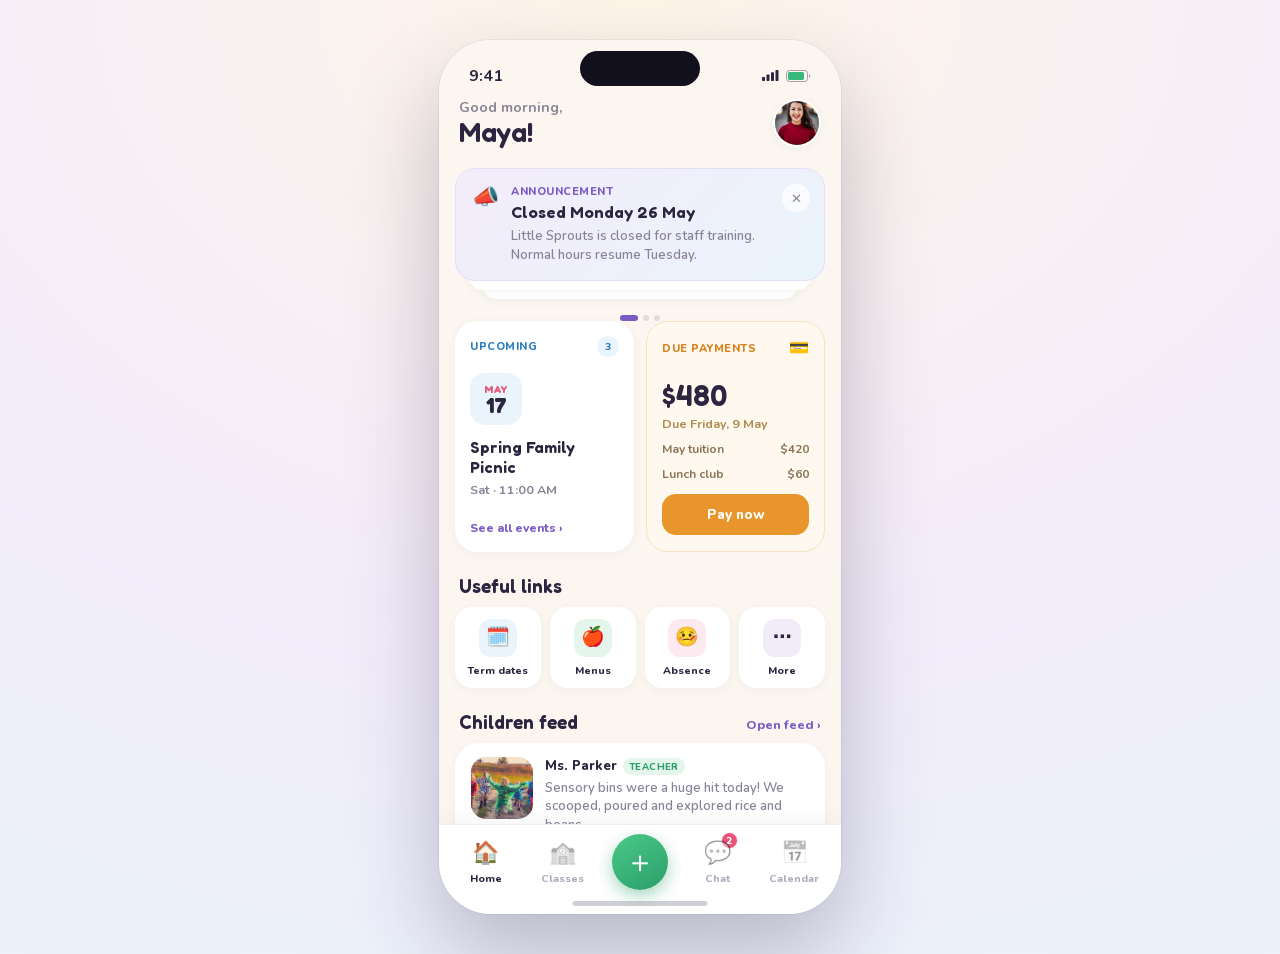
<file: public/dashboard.html>
<!DOCTYPE html>
<html lang="en">
<head>
<meta charset="utf-8">
<meta name="viewport" content="width=device-width, initial-scale=1">
<title>Sprout · Dashboard</title>
<link rel="stylesheet" href="fonts/fonts.css">
<style>
/* ---------------------------------------------------------------------------
   Design tokens — lifted from the Sprout app so this screen sits alongside it.
   The app itself hardcodes these hex values inline (it is generated output);
   naming them here is what makes this file a starting point rather than a copy.
--------------------------------------------------------------------------- */
:root {
  --ink:          #2B2540;   /* primary text, icons                */
  --ink-2:        #8A8398;   /* secondary text                     */
  --ink-3:        #B0A9BE;   /* labels, muted meta                 */
  --surface:      #FFFFFF;   /* cards                              */
  --app-bg:       #FBF7F0;   /* screen behind the cards            */
  --line:         #ECE7F3;   /* hairline borders                   */
  --line-soft:    #F1EEF6;

  --violet:       #7B5BC4;   /* primary accent                     */
  --violet-soft:  #F1ECF7;
  --green:        #2A9E68;   /* success, money in                  */
  --green-lift:   #4BC98A;
  --green-soft:   #E4F5EC;
  --blue:         #2C7DBE;   /* events                             */
  --blue-soft:    #EAF4FC;
  --amber:        #D8801E;   /* fees, attention                    */
  --amber-mid:    #E8952B;
  --amber-soft:   #FFF8EE;
  --amber-line:   #F6E2C0;
  --pink:         #E8557A;   /* dates, unread badges               */
  --pink-soft:    #FDE9F0;

  --r-lg: 24px;  --r-md: 20px;  --r-sm: 14px;
  --shadow-card: 0 2px 10px rgba(43,37,64,0.05);
  --shadow-pop:  0 10px 34px rgba(43,37,64,0.16), 0 0 0 1px rgba(43,37,64,0.04);

  --display: 'Fredoka', system-ui, sans-serif;
  --body:    'Nunito', system-ui, sans-serif;
}

* { margin: 0; padding: 0; box-sizing: border-box; -webkit-font-smoothing: antialiased; }

body {
  font-family: var(--body);
  color: var(--ink);
  background: radial-gradient(120% 120% at 50% 0%, #FFF6E9 0%, #F3ECFB 55%, #E9F3FB 100%);
  min-height: 100vh;
  display: flex; align-items: center; justify-content: center;
  padding: 40px 20px;
}

/* --- device frame ------------------------------------------------------- */
/* Mirrors the prototype's 402x874 phone. Below 520px the frame drops away
   and the screen goes edge to edge, so this is usable on a real phone too. */
.device {
  position: relative;
  width: 402px; height: 874px;
  background: var(--app-bg);
  border-radius: 52px; overflow: hidden;
  box-shadow: 0 40px 90px rgba(43,37,64,0.28), 0 0 0 1px rgba(43,37,64,0.06);
  display: flex; flex-direction: column;
}
.island {
  position: absolute; top: 11px; left: 50%; transform: translateX(-50%);
  width: 120px; height: 35px; border-radius: 22px; background: #12101C; z-index: 60;
}
.statusbar {
  position: absolute; top: 0; left: 0; right: 0; height: 52px; z-index: 55;
  display: flex; align-items: center; justify-content: space-between;
  padding: 19px 30px 0; font-size: 16px; font-weight: 700;
}
.statusbar .icons { display: flex; align-items: center; gap: 6px; }

@media (max-width: 520px) {
  body { padding: 0; align-items: stretch; }
  .device { width: 100%; height: 100vh; border-radius: 0; box-shadow: none; }
}

/* --- header ------------------------------------------------------------- */
.header {
  flex-shrink: 0; padding: 58px 20px 14px;
  background: var(--app-bg); z-index: 20;
  display: flex; align-items: center; justify-content: space-between; gap: 10px;
}
.greeting { font-size: 14px; font-weight: 700; color: var(--ink-2); }
.header h1 { font-family: var(--display); font-weight: 600; font-size: 27px; line-height: 1.15; }
.avatar {
  width: 48px; height: 48px; border-radius: 50%; object-fit: cover;
  border: 2px solid var(--surface); box-shadow: var(--shadow-card); flex-shrink: 0;
}

/* --- scrolling feed ----------------------------------------------------- */
.feed { flex: 1; overflow-y: auto; padding: 6px 16px 22px; }
.feed::-webkit-scrollbar { width: 0; }

.section-label {
  display: flex; align-items: baseline; justify-content: space-between;
  margin: 22px 4px 10px;
}
.section-label h2 { font-family: var(--display); font-weight: 600; font-size: 19px; }
.section-label a { color: var(--violet); text-decoration: none; font-size: 12.5px; font-weight: 800; }

.eyebrow { font-size: 11px; font-weight: 800; text-transform: uppercase; letter-spacing: 0.5px; }
.meta    { font-size: 12.5px; font-weight: 700; color: var(--ink-2); }

.btn {
  border: none; cursor: pointer; border-radius: var(--r-sm); padding: 11px 14px;
  font-family: var(--body); font-weight: 800; font-size: 13.5px;
  display: flex; align-items: center; justify-content: center; gap: 6px;
}
.btn-amber { background: var(--amber-mid); color: #fff; }
.dismiss {
  width: 28px; height: 28px; border-radius: 50%; border: none; cursor: pointer;
  font-size: 13px; display: flex; align-items: center; justify-content: center;
  flex-shrink: 0; background: rgba(255,255,255,0.7); color: var(--ink-2);
}

/* === 1 — ANNOUNCEMENT STACK ============================================== */
/* One card at a time; the layers peeking out below stand for the ones queued
   behind it, and retract as the queue empties. */
.stack { position: relative; margin-bottom: 8px; }
.peek {
  position: absolute; left: 13px; right: 13px; bottom: -9px; height: 30px;
  background: var(--surface); border-radius: var(--r-md);
  box-shadow: var(--shadow-card); z-index: 1;
}
.peek.is-second { left: 27px; right: 27px; bottom: -18px; }

.ann {
  position: relative; z-index: 3;
  background: linear-gradient(135deg, #F3ECFB, #EAF4FC);
  border: 1.5px solid #E6DEF6; border-radius: var(--r-md);
  padding: 15px 14px 15px 16px;
  display: flex; gap: 12px; align-items: flex-start;
}
.ann .glyph { font-size: 22px; line-height: 1.2; flex-shrink: 0; }
.ann .eyebrow { color: var(--violet); }
.ann h3 { font-family: var(--display); font-weight: 600; font-size: 16.5px; margin-top: 3px; line-height: 1.3; }
.ann p  { font-size: 13px; font-weight: 600; color: var(--ink-2); margin-top: 4px; line-height: 1.45; }
.dots { display: flex; gap: 5px; justify-content: center; padding: 26px 0 0; }
.dot { width: 6px; height: 6px; border-radius: 50%; background: var(--ink-3); opacity: 0.35; }
.dot.is-on { opacity: 1; background: var(--violet); width: 18px; border-radius: 3px; }

/* === 2 — TWO-UP: UPCOMING EVENTS / DUE PAYMENTS ========================== */
.two-up { display: grid; grid-template-columns: 1fr 1fr; gap: 12px; }
.tile {
  border-radius: 22px; padding: 15px 15px 16px; min-height: 208px;
  display: flex; flex-direction: column; text-decoration: none; color: var(--ink);
  transition: transform 0.12s ease, box-shadow 0.12s ease;
}
.tile:hover { transform: translateY(-2px); }
.tile-events  { background: var(--surface); box-shadow: var(--shadow-card); }
.tile-payments{ background: var(--amber-soft); border: 1.5px solid var(--amber-line); }
.tile .head { display: flex; align-items: center; justify-content: space-between; gap: 8px; }
.tile-events .eyebrow   { color: var(--blue); }
.tile-payments .eyebrow { color: var(--amber); }
.count-chip {
  font-size: 10.5px; font-weight: 800; padding: 3px 8px; border-radius: 999px;
  background: var(--blue-soft); color: var(--blue);
}
.datechip {
  width: 52px; height: 52px; border-radius: 15px; background: var(--blue-soft);
  display: flex; flex-direction: column; align-items: center; justify-content: center;
  font-family: var(--display); margin: 16px 0 12px;
}
.datechip .mon { font-weight: 700; font-size: 10px; letter-spacing: 0.5px; color: var(--pink); text-transform: uppercase; }
.datechip .day { font-weight: 700; font-size: 21px; line-height: 1; }
.tile h3 { font-family: var(--display); font-weight: 600; font-size: 16px; line-height: 1.25; }
.tile .foot { margin-top: auto; padding-top: 12px; font-size: 12px; font-weight: 800; color: var(--violet); }

.amount { font-family: var(--display); font-weight: 600; font-size: 30px; margin: 18px 0 2px; }
.due { font-size: 12.5px; font-weight: 700; color: #B08A4E; }
.fee-line {
  display: flex; justify-content: space-between; gap: 8px; margin-top: 9px;
  font-size: 12px; font-weight: 700; color: #8A7658;
}
.tile-payments .btn { margin-top: auto; }

/* === 3 — USEFUL LINKS ==================================================== */
.links { display: grid; grid-template-columns: repeat(4, 1fr); gap: 9px; }
.link-tile {
  background: var(--surface); border-radius: 17px; padding: 12px 6px 11px;
  box-shadow: var(--shadow-card); text-decoration: none; color: var(--ink);
  display: flex; flex-direction: column; align-items: center; gap: 7px;
  transition: transform 0.12s ease, box-shadow 0.12s ease;
}
.link-tile:hover { transform: translateY(-2px); box-shadow: 0 6px 18px rgba(43,37,64,0.10); }
.link-tile .glyph {
  width: 38px; height: 38px; border-radius: 12px;
  display: flex; align-items: center; justify-content: center; font-size: 19px;
}
.link-tile span { font-size: 10.5px; font-weight: 800; text-align: center; line-height: 1.25; }

/* === 4 — EVENTS (wide) =================================================== */
.card { background: var(--surface); border-radius: var(--r-lg); box-shadow: var(--shadow-card); overflow: hidden; }
.event-row {
  display: flex; align-items: center; gap: 12px; padding: 13px 16px;
  text-decoration: none; color: var(--ink);
}
.event-row + .event-row { border-top: 1px solid var(--line-soft); }
.event-row:hover { background: #FCFAFF; }
.event-row .when {
  width: 46px; flex-shrink: 0; text-align: center; font-family: var(--display);
  border-radius: 13px; padding: 7px 0; background: var(--violet-soft);
}
.event-row .when .m { display: block; font-size: 9.5px; font-weight: 700; letter-spacing: 0.4px; color: var(--pink); text-transform: uppercase; }
.event-row .when .d { display: block; font-size: 18px; font-weight: 700; line-height: 1.05; }
.event-row .title { font-family: var(--display); font-weight: 600; font-size: 15px; }
.event-row .chev { color: var(--ink-3); font-size: 18px; }

/* === 5 — CHILDREN FEED (wide) ============================================ */
.post { display: flex; gap: 12px; padding: 14px 16px; }
.post + .post { border-top: 1px solid var(--line-soft); }
.post img.thumb { width: 62px; height: 62px; border-radius: 15px; object-fit: cover; flex-shrink: 0; }
.post .who { display: flex; align-items: center; gap: 6px; }
.post .who .name { font-size: 13px; font-weight: 800; }
.post .who .tag {
  font-size: 9.5px; font-weight: 800; text-transform: uppercase; letter-spacing: 0.4px;
  padding: 2px 6px; border-radius: 999px; background: var(--green-soft); color: var(--green);
}
.post p { font-size: 13px; font-weight: 600; color: var(--ink-2); margin-top: 4px; line-height: 1.4; }
.post .time { font-size: 11px; font-weight: 700; color: var(--ink-3); margin-top: 5px; }

/* --- tab bar ------------------------------------------------------------ */
.tabbar {
  flex-shrink: 0; background: var(--surface); border-top: 1px solid var(--line-soft);
  padding: 9px 8px 24px; display: flex; align-items: flex-end;
  box-shadow: 0 -4px 20px rgba(43,37,64,0.05); z-index: 25;
}
.tab {
  flex: 1; background: none; border: none; cursor: pointer; padding: 4px 0;
  display: flex; flex-direction: column; align-items: center; gap: 3px;
  font-family: var(--body); font-weight: 800; font-size: 10.5px; color: var(--ink-3);
  text-decoration: none; position: relative;
}
.tab .ico { font-size: 22px; filter: grayscale(1) opacity(0.45); }
.tab.is-active { color: var(--ink); }
.tab.is-active .ico { filter: none; }
.tab .badge {
  position: absolute; top: -2px; right: 18px; min-width: 17px; height: 17px; padding: 0 4px;
  border-radius: 9px; background: var(--pink); color: #fff; font-size: 10px; font-weight: 800;
  border: 1.5px solid var(--surface); display: flex; align-items: center; justify-content: center;
}
.tab-fab {
  width: 56px; height: 56px; border-radius: 50%; margin-top: -22px;
  background: linear-gradient(150deg, var(--green-lift), var(--green));
  border: none; cursor: pointer; color: #fff; font-size: 30px; line-height: 1;
  box-shadow: 0 6px 16px rgba(42,158,104,0.42);
  display: flex; align-items: center; justify-content: center;
}
.home-indicator {
  position: absolute; bottom: 8px; left: 50%; transform: translateX(-50%);
  width: 135px; height: 5px; border-radius: 999px;
  background: rgba(43,37,64,0.22); z-index: 70; pointer-events: none;
}

[hidden] { display: none !important; }
</style>
</head>
<body>

<div class="device">
  <div class="island"></div>
  <div class="statusbar">
    <span>9:41</span>
    <span class="icons">
      <svg width="18" height="11" viewBox="0 0 18 11" aria-hidden="true">
        <rect x="0" y="7" width="3" height="4" rx="0.7" fill="#2B2540"></rect>
        <rect x="4.5" y="4.5" width="3" height="6.5" rx="0.7" fill="#2B2540"></rect>
        <rect x="9" y="2.2" width="3" height="8.8" rx="0.7" fill="#2B2540"></rect>
        <rect x="13.5" y="0" width="3" height="11" rx="0.7" fill="#2B2540"></rect>
      </svg>
      <svg width="25" height="12" viewBox="0 0 25 12" aria-hidden="true">
        <rect x="0.5" y="0.5" width="21" height="11" rx="3" stroke="#2B2540" stroke-opacity="0.4" fill="none"></rect>
        <rect x="2" y="2" width="16" height="8" rx="1.6" fill="#37B87C"></rect>
        <path d="M23 4v4c0.7-0.3 1.2-1 1.2-2S23.7 4.3 23 4Z" fill="#2B2540" fill-opacity="0.4"></path>
      </svg>
    </span>
  </div>

  <header class="header">
    <div>
      <div class="greeting">Good morning,</div>
      <h1>Maya!</h1>
    </div>
    <img class="avatar" src="assets/avatarParker.jpg" alt="Your profile">
  </header>

  <main class="feed">

    <!-- 1 — ANNOUNCEMENTS AND UPCOMING EVENTS (stacked, dismissible) ------ -->
    <section class="stack" id="stack">
      <div class="peek is-second" data-peek="2"></div>
      <div class="peek" data-peek="1"></div>

      <article class="ann" id="ann">
        <span class="glyph" data-ann-glyph>📣</span>
        <div style="flex:1;min-width:0">
          <div class="eyebrow" data-ann-kind>Announcement</div>
          <h3 data-ann-title>Closed Monday 26 May</h3>
          <p data-ann-body>Little Sprouts is closed for staff training. Normal hours resume Tuesday.</p>
        </div>
        <button class="dismiss" id="annDismiss" aria-label="Dismiss">✕</button>
      </article>
    </section>
    <div class="dots" id="annDots" aria-hidden="true"></div>

    <!-- 2 — UPCOMING EVENTS / DUE PAYMENTS ------------------------------- -->
    <div class="two-up">
      <a class="tile tile-events" href="#events">
        <div class="head">
          <span class="eyebrow">Upcoming</span>
          <span class="count-chip">3</span>
        </div>
        <div class="datechip"><span class="mon">May</span><span class="day">17</span></div>
        <!-- No trailing emoji here: at this width it wraps onto a line of its own. -->
        <h3>Spring Family Picnic</h3>
        <div class="meta" style="margin-top:4px">Sat · 11:00 AM</div>
        <div class="foot">See all events ›</div>
      </a>

      <div class="tile tile-payments">
        <div class="head"><span class="eyebrow">Due payments</span><span>💳</span></div>
        <div class="amount">$480</div>
        <div class="due">Due Friday, 9 May</div>
        <div class="fee-line"><span>May tuition</span><span>$420</span></div>
        <div class="fee-line" style="padding-bottom:12px"><span>Lunch club</span><span>$60</span></div>
        <button class="btn btn-amber">Pay now</button>
      </div>
    </div>

    <!-- 3 — USEFUL LINKS -------------------------------------------------- -->
    <div class="section-label"><h2>Useful links</h2></div>
    <nav class="links">
      <a class="link-tile" href="#"><span class="glyph" style="background:var(--blue-soft)">🗓️</span><span>Term dates</span></a>
      <a class="link-tile" href="#"><span class="glyph" style="background:var(--green-soft)">🍎</span><span>Menus</span></a>
      <a class="link-tile" href="#"><span class="glyph" style="background:var(--pink-soft)">🤒</span><span>Absence</span></a>
      <a class="link-tile" href="#"><span class="glyph" style="background:var(--violet-soft)">⋯</span><span>More</span></a>
    </nav>

    <!-- ---------------- fold sits about here ----------------------------- -->

    <!-- 4 — CHILDREN FEED ------------------------------------------------- -->
    <div class="section-label"><h2>Children feed</h2><a href="index.html">Open feed ›</a></div>
    <section class="card">
      <article class="post">
        <img class="thumb" src="assets/p01.jpg" alt="">
        <div style="flex:1;min-width:0">
          <div class="who"><span class="name">Ms. Parker</span><span class="tag">Teacher</span></div>
          <p>Sensory bins were a huge hit today! We scooped, poured and explored rice and beans.</p>
          <div class="time">Emma · 2h ago</div>
        </div>
      </article>
      <article class="post">
        <img class="thumb" src="assets/p02.jpg" alt="">
        <div style="flex:1;min-width:0">
          <div class="who"><span class="name">Mr. Diaz</span><span class="tag">Teacher</span></div>
          <p>Liam led clean-up time and did a wonderful job keeping everyone on track 🎶</p>
          <div class="time">Liam · Yesterday</div>
        </div>
      </article>
    </section>

    <!-- 5 — EVENTS -------------------------------------------------------- -->
    <div class="section-label" id="events"><h2>Events</h2><a href="#">Calendar ›</a></div>
    <section class="card">
      <a class="event-row" href="#">
        <span class="when"><span class="m">May</span><span class="d">17</span></span>
        <span style="flex:1;min-width:0">
          <span class="title">Spring Family Picnic 🧺</span>
          <div class="meta">Sat · 11:00 AM · Sunflower Garden</div>
        </span>
        <span class="chev">›</span>
      </a>
      <a class="event-row" href="#">
        <span class="when"><span class="m">May</span><span class="d">30</span></span>
        <span style="flex:1;min-width:0">
          <span class="title">Sports Day 🏃</span>
          <div class="meta">Fri · 9:30 AM · Main field</div>
        </span>
        <span class="chev">›</span>
      </a>
      <a class="event-row" href="#">
        <span class="when"><span class="m">Jun</span><span class="d">04</span></span>
        <span style="flex:1;min-width:0">
          <span class="title">Parent evening 🌙</span>
          <div class="meta">Wed · 4:00 PM · Sunflower Room</div>
        </span>
        <span class="chev">›</span>
      </a>
    </section>

  </main>

  <nav class="tabbar">
    <a class="tab is-active" href="#"><span class="ico">🏠</span><span>Home</span></a>
    <a class="tab" href="index.html"><span class="ico">🏫</span><span>Classes</span></a>
    <div style="flex:1;display:flex;justify-content:center">
      <button class="tab-fab" aria-label="Create">＋</button>
    </div>
    <a class="tab" href="index.html"><span class="badge">2</span><span class="ico">💬</span><span>Chat</span></a>
    <a class="tab" href="index.html"><span class="ico">📅</span><span>Calendar</span></a>
  </nav>

  <div class="home-indicator"></div>
</div>

<script>
(function () {
  // The stack cycles through these; dismissing reveals the next one, and the
  // peeking layers retract to match what is still queued.
  var items = [
    { kind: 'Announcement',   glyph: '📣', title: 'Closed Monday 26 May',
      body: 'Little Sprouts is closed for staff training. Normal hours resume Tuesday.' },
    { kind: 'Upcoming event', glyph: '🧺', title: 'Spring Family Picnic',
      body: 'Sat 17 May, 11:00 AM at Sunflower Garden. Bring a blanket and a picnic to share.' },
    { kind: 'Announcement',   glyph: '🧴', title: 'Sun cream and hats',
      body: 'Outdoor play starts next week — please send a named hat and apply sun cream at home.' }
  ];

  var i = 0;
  var stack  = document.getElementById('stack');
  var dotsEl = document.getElementById('annDots');
  var field  = {
    kind:  document.querySelector('[data-ann-kind]'),
    glyph: document.querySelector('[data-ann-glyph]'),
    title: document.querySelector('[data-ann-title]'),
    body:  document.querySelector('[data-ann-body]')
  };

  function render() {
    var remaining = items.length - i;
    if (remaining <= 0) {                 // queue empty — retire the whole block
      stack.hidden = true;
      dotsEl.hidden = true;
      return;
    }

    var item = items[i];
    field.kind.textContent  = item.kind;
    field.glyph.textContent = item.glyph;
    field.title.textContent = item.title;
    field.body.textContent  = item.body;

    // Show one peek per queued item behind the current card, max two.
    stack.querySelector('[data-peek="1"]').hidden = remaining < 2;
    stack.querySelector('[data-peek="2"]').hidden = remaining < 3;

    dotsEl.innerHTML = '';
    items.forEach(function (_, n) {
      var d = document.createElement('span');
      d.className = 'dot' + (n === i ? ' is-on' : '');
      dotsEl.appendChild(d);
    });
  }

  document.getElementById('annDismiss').addEventListener('click', function () {
    i += 1;
    render();
  });

  render();
})();
</script>

</body>
</html>
</file>
<file: public/fonts/fonts.css>
/* Latin subset of the app's own Fredoka + Nunito faces, lifted from
   index.html so the dashboard shares the same files and adds no weight. */

@font-face {
  font-family: 'Fredoka';
  font-style: normal;
  font-weight: 400;
  font-stretch: 100%;
  font-display: swap;
  src: url("344b4c64.woff2") format('woff2');
  unicode-range: U+0000-00FF, U+0131, U+0152-0153, U+02BB-02BC, U+02C6, U+02DA, U+02DC, U+0304, U+0308, U+0329, U+2000-206F, U+20AC, U+2122, U+2191, U+2193, U+2212, U+2215, U+FEFF, U+FFFD;
}

@font-face {
  font-family: 'Fredoka';
  font-style: normal;
  font-weight: 500;
  font-stretch: 100%;
  font-display: swap;
  src: url("344b4c64.woff2") format('woff2');
  unicode-range: U+0000-00FF, U+0131, U+0152-0153, U+02BB-02BC, U+02C6, U+02DA, U+02DC, U+0304, U+0308, U+0329, U+2000-206F, U+20AC, U+2122, U+2191, U+2193, U+2212, U+2215, U+FEFF, U+FFFD;
}

@font-face {
  font-family: 'Fredoka';
  font-style: normal;
  font-weight: 600;
  font-stretch: 100%;
  font-display: swap;
  src: url("344b4c64.woff2") format('woff2');
  unicode-range: U+0000-00FF, U+0131, U+0152-0153, U+02BB-02BC, U+02C6, U+02DA, U+02DC, U+0304, U+0308, U+0329, U+2000-206F, U+20AC, U+2122, U+2191, U+2193, U+2212, U+2215, U+FEFF, U+FFFD;
}

@font-face {
  font-family: 'Fredoka';
  font-style: normal;
  font-weight: 700;
  font-stretch: 100%;
  font-display: swap;
  src: url("344b4c64.woff2") format('woff2');
  unicode-range: U+0000-00FF, U+0131, U+0152-0153, U+02BB-02BC, U+02C6, U+02DA, U+02DC, U+0304, U+0308, U+0329, U+2000-206F, U+20AC, U+2122, U+2191, U+2193, U+2212, U+2215, U+FEFF, U+FFFD;
}

@font-face {
  font-family: 'Nunito';
  font-style: normal;
  font-weight: 400;
  font-display: swap;
  src: url("6277e464.woff2") format('woff2');
  unicode-range: U+0000-00FF, U+0131, U+0152-0153, U+02BB-02BC, U+02C6, U+02DA, U+02DC, U+0304, U+0308, U+0329, U+2000-206F, U+20AC, U+2122, U+2191, U+2193, U+2212, U+2215, U+FEFF, U+FFFD;
}

@font-face {
  font-family: 'Nunito';
  font-style: normal;
  font-weight: 500;
  font-display: swap;
  src: url("6277e464.woff2") format('woff2');
  unicode-range: U+0000-00FF, U+0131, U+0152-0153, U+02BB-02BC, U+02C6, U+02DA, U+02DC, U+0304, U+0308, U+0329, U+2000-206F, U+20AC, U+2122, U+2191, U+2193, U+2212, U+2215, U+FEFF, U+FFFD;
}

@font-face {
  font-family: 'Nunito';
  font-style: normal;
  font-weight: 600;
  font-display: swap;
  src: url("6277e464.woff2") format('woff2');
  unicode-range: U+0000-00FF, U+0131, U+0152-0153, U+02BB-02BC, U+02C6, U+02DA, U+02DC, U+0304, U+0308, U+0329, U+2000-206F, U+20AC, U+2122, U+2191, U+2193, U+2212, U+2215, U+FEFF, U+FFFD;
}

@font-face {
  font-family: 'Nunito';
  font-style: normal;
  font-weight: 700;
  font-display: swap;
  src: url("6277e464.woff2") format('woff2');
  unicode-range: U+0000-00FF, U+0131, U+0152-0153, U+02BB-02BC, U+02C6, U+02DA, U+02DC, U+0304, U+0308, U+0329, U+2000-206F, U+20AC, U+2122, U+2191, U+2193, U+2212, U+2215, U+FEFF, U+FFFD;
}

@font-face {
  font-family: 'Nunito';
  font-style: normal;
  font-weight: 800;
  font-display: swap;
  src: url("6277e464.woff2") format('woff2');
  unicode-range: U+0000-00FF, U+0131, U+0152-0153, U+02BB-02BC, U+02C6, U+02DA, U+02DC, U+0304, U+0308, U+0329, U+2000-206F, U+20AC, U+2122, U+2191, U+2193, U+2212, U+2215, U+FEFF, U+FFFD;
}
</file>
